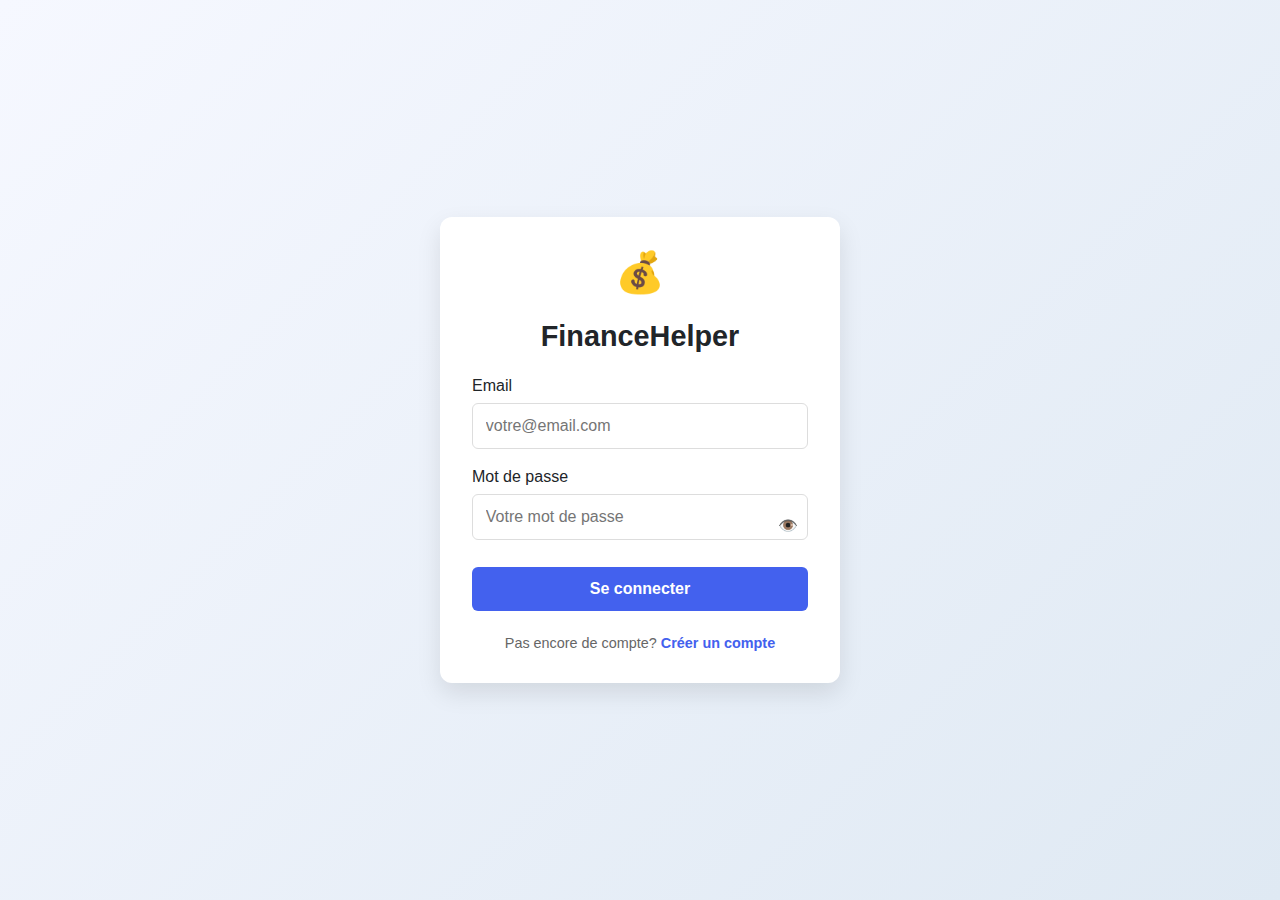
<file: index.html>
<!DOCTYPE html>
<html lang="fr">
<head>
    <meta charset="UTF-8">
    <meta name="viewport" content="width=device-width, initial-scale=1.0">
    <title>FinanceHelper - Connexion</title>
    <style>
        :root {
            --primary: #4361ee;
            --secondary: #3f37c9;
            --accent: #4cc9f0;
            --light: #f8f9fa;
            --dark: #212529;
            --success: #4ade80;
            --danger: #ef4444;
            --warning: #f59e0b;
            --info: #60a5fa;
        }

        * {
            margin: 0;
            padding: 0;
            box-sizing: border-box;
            font-family: 'Segoe UI', Tahoma, Geneva, Verdana, sans-serif;
        }

        body {
            background: linear-gradient(135deg, #f6f8ff 0%, #dfe9f3 100%);
            height: 100vh;
            display: flex;
            align-items: center;
            justify-content: center;
        }

        .login-container {
            background-color: white;
            border-radius: 12px;
            box-shadow: 0 10px 25px rgba(0, 0, 0, 0.1);
            width: 90%;
            max-width: 400px;
            padding: 2rem;
            text-align: center;
            transition: transform 0.3s ease;
        }

        .login-container:hover {
            transform: translateY(-5px);
        }

        .logo {
            margin-bottom: 1.5rem;
            color: var(--primary);
            font-size: 2.5rem;
        }

        h1 {
            color: var(--dark);
            margin-bottom: 1.5rem;
            font-size: 1.8rem;
        }

        .form-group {
            margin-bottom: 1.2rem;
            text-align: left;
        }

        label {
            display: block;
            margin-bottom: 0.5rem;
            color: var(--dark);
            font-weight: 500;
        }

        input {
            width: 100%;
            padding: 0.8rem;
            border: 1px solid #ddd;
            border-radius: 6px;
            font-size: 1rem;
            transition: border 0.3s;
        }

        input:focus {
            border-color: var(--primary);
            outline: none;
            box-shadow: 0 0 0 3px rgba(67, 97, 238, 0.2);
        }

        button {
            background-color: var(--primary);
            color: white;
            border: none;
            border-radius: 6px;
            padding: 0.8rem 1.5rem;
            width: 100%;
            font-size: 1rem;
            font-weight: 600;
            cursor: pointer;
            transition: background-color 0.3s;
            margin-top: 0.5rem;
        }

        button:hover {
            background-color: var(--secondary);
        }

        .password-container {
            position: relative;
        }

        .toggle-password {
            position: absolute;
            right: 10px;
            top: 50%;
            transform: translateY(-50%);
            background: none;
            border: none;
            cursor: pointer;
            color: #777;
            width: auto;
            padding: 0;
        }

        .toggle-password:hover {
            color: var(--primary);
            background: none;
        }

        .status-message {
            margin-top: 1rem;
            padding: 0.5rem;
            border-radius: 4px;
            display: none;
        }

        .error {
            background-color: rgba(239, 68, 68, 0.1);
            color: var(--danger);
            display: block;
        }

        .success {
            background-color: rgba(74, 222, 128, 0.1);
            color: var(--success);
            display: block;
        }

        .switch-form {
            margin-top: 1.5rem;
            color: #666;
            font-size: 0.9rem;
        }

        .switch-form a {
            color: var(--primary);
            text-decoration: none;
            font-weight: 600;
            cursor: pointer;
        }

        .switch-form a:hover {
            text-decoration: underline;
        }

        .password-strength-meter {
            height: 5px;
            width: 100%;
            background-color: #eee;
            margin-top: 5px;
            border-radius: 3px;
            overflow: hidden;
        }

        .password-strength-value {
            height: 100%;
            width: 0%;
            transition: width 0.3s, background-color 0.3s;
        }

        .strength-weak {
            background-color: var(--danger);
            width: 30%;
        }

        .strength-medium {
            background-color: var(--warning);
            width: 60%;
        }

        .strength-strong {
            background-color: var(--success);
            width: 100%;
        }

        .password-feedback {
            font-size: 0.8rem;
            color: #666;
            margin-top: 0.3rem;
        }

        /* Responsive design adjustments */
        @media (max-width: 480px) {
            .login-container {
                padding: 1.5rem;
            }

            h1 {
                font-size: 1.5rem;
            }

            .logo {
                font-size: 2rem;
            }
        }
    </style>
</head>
<body>
    <div class="login-container">
        <div class="logo">💰</div>
        <h1>FinanceHelper</h1>
        
        <div id="login-form">
            <div class="form-group">
                <label for="email">Email</label>
                <input type="email" id="email" placeholder="votre@email.com" required>
            </div>
            
            <div class="form-group">
                <label for="password">Mot de passe</label>
                <div class="password-container">
                    <input type="password" id="password" placeholder="Votre mot de passe" required>
                    <button type="button" class="toggle-password">👁️</button>
                </div>
            </div>
            
            <div class="status-message" id="login-status"></div>
            
            <button type="button" id="login-button">Se connecter</button>
            
            <div class="switch-form">
                Pas encore de compte? <a id="show-register">Créer un compte</a>
            </div>
        </div>
        
        <div id="register-form" style="display: none;">
            <div class="form-group">
                <label for="reg-email">Email</label>
                <input type="email" id="reg-email" placeholder="votre@email.com" required>
            </div>
            
            <div class="form-group">
                <label for="reg-password">Mot de passe</label>
                <div class="password-container">
                    <input type="password" id="reg-password" placeholder="Choisissez un mot de passe fort" required>
                    <button type="button" class="toggle-password">👁️</button>
                </div>
                <div class="password-strength-meter">
                    <div class="password-strength-value" id="password-strength"></div>
                </div>
                <div class="password-feedback" id="password-feedback"></div>
            </div>
            
            <div class="form-group">
                <label for="reg-confirm-password">Confirmer le mot de passe</label>
                <div class="password-container">
                    <input type="password" id="reg-confirm-password" placeholder="Confirmez votre mot de passe" required>
                    <button type="button" class="toggle-password">👁️</button>
                </div>
            </div>
            
            <div class="status-message" id="register-status"></div>
            
            <button type="button" id="register-button">Créer un compte</button>
            
            <div class="switch-form">
                Déjà un compte? <a id="show-login">Se connecter</a>
            </div>
        </div>
    </div>

    <!-- Inclure les scripts JavaScript -->
    <script src="js/storage.js"></script>
    <script src="js/auth.js"></script>
</body>
</html>
</file>
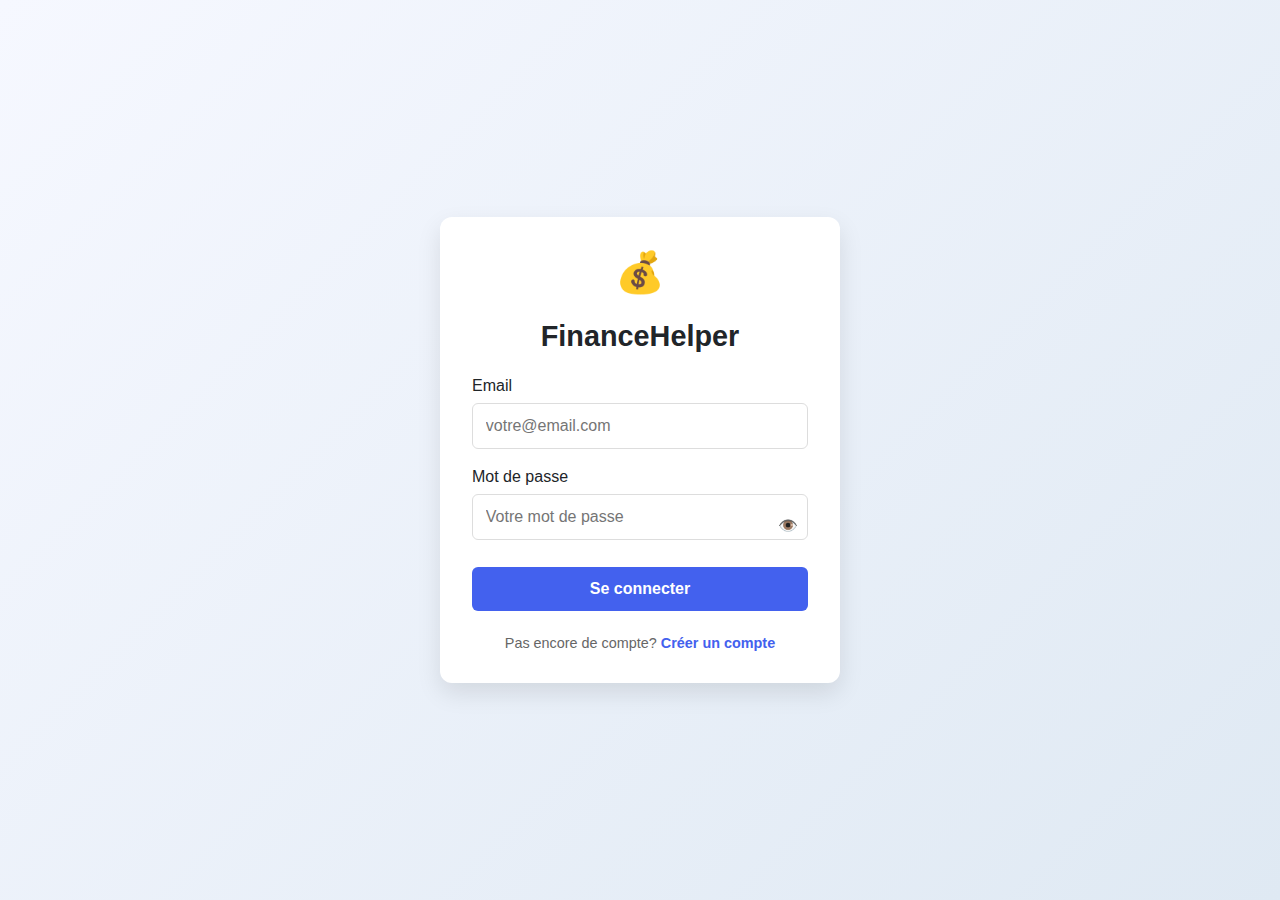
<file: app.html>
<!DOCTYPE html>
<html lang="fr">
<head>
    <meta charset="UTF-8">
    <meta name="viewport" content="width=device-width, initial-scale=1.0">
    <title>FinanceHelper - Dashboard</title>
    <link rel="stylesheet" href="css/styles.css">
    <link rel="stylesheet" href="css/responsive.css">
</head>
<body>
    <header>
        <button class="mobile-menu-toggle">☰</button>
        <div class="logo-container">
            <div class="logo">💰</div>
            <div class="app-name">FinanceHelper</div>
        </div>
        <div class="user-menu">
            <div class="user-email" id="user-email">utilisateur@exemple.com</div>
            <button class="logout-btn" id="logout-btn">Déconnexion</button>
        </div>
    </header>

    <div class="container">
        <aside class="sidebar">
            <div class="nav-section">
                <div class="nav-section-title">Principal</div>
                <div class="nav-item active" data-section="dashboard">
                    <div class="nav-item-icon">📊</div>
                    <div class="nav-item-text">Tableau de bord</div>
                </div>
            </div>

            <div class="nav-section">
                <div class="nav-section-title">Finances</div>
                <div class="nav-item" data-section="income">
                    <div class="nav-item-icon">💰</div>
                    <div class="nav-item-text">Revenus</div>
                </div>
                <div class="nav-item" data-section="subscriptions">
                    <div class="nav-item-icon">📑</div>
                    <div class="nav-item-text">Abonnements</div>
                </div>
                <div class="nav-item" data-section="expenses">
                    <div class="nav-item-icon">🛒</div>
                    <div class="nav-item-text">Dépenses</div>
                </div>
                <div class="nav-item" data-section="savings">
                    <div class="nav-item-icon">🏦</div>
                    <div class="nav-item-text">Épargne</div>
                </div>
                <div class="nav-item" data-section="investments">
                    <div class="nav-item-icon">📈</div>
                    <div class="nav-item-text">Investissements</div>
                </div>
                <div class="nav-item" data-section="debt">
                    <div class="nav-item-icon">🧾</div>
                    <div class="nav-item-text">Dettes</div>
                </div>
                <div class="nav-item" data-section="loaners">
                    <div class="nav-item-icon">🧍‍♂️</div>
                    <div class="nav-item-text">Prêts aux autres</div>
                </div>
            </div>
        </aside>

        <main class="main-content">
            <!-- Dashboard Section -->
            <section id="dashboard" class="active">
                <h1 class="page-title">Tableau de bord</h1>

                <div class="dashboard-summary">
                    <div class="summary-card">
                        <div class="card-header">
                            <div class="card-title">Revenus mensuels</div>
                            <div class="card-icon income-icon">💰</div>
                        </div>
                        <div class="card-value" id="income-value">0 €</div>
                        <div class="card-subtitle">Salaire et autres revenus</div>
                    </div>

                    <div class="summary-card">
                        <div class="card-header">
                            <div class="card-title">Dépenses mensuelles</div>
                            <div class="card-icon expenses-icon">🛒</div>
                        </div>
                        <div class="card-value" id="expenses-value">0 €</div>
                        <div class="card-subtitle">Abonnements et dépenses quotidiennes</div>
                    </div>

                    <div class="summary-card">
                        <div class="card-header">
                            <div class="card-title">Épargne actuelle</div>
                            <div class="card-icon savings-icon">🏦</div>
                        </div>
                        <div class="card-value" id="savings-value">0 €</div>
                        <div class="card-subtitle">Progression vers vos objectifs</div>
                    </div>

                    <div class="summary-card">
                        <div class="card-header">
                            <div class="card-title">Investissements</div>
                            <div class="card-icon investments-icon">📈</div>
                        </div>
                        <div class="card-value" id="investments-value">0 €</div>
                        <div class="card-subtitle">Capital investi</div>
                    </div>
                </div>

                <div class="summary-card">
                    <div class="card-header">
                        <div class="card-title">Solde disponible ce mois-ci</div>
                    </div>
                    <div class="card-value" id="balance-value">0 €</div>
                    <div class="card-subtitle">après abonnements et dépenses planifiées</div>
                </div>

                <!-- Nouvelles cartes pour les recommandations -->
                <div class="summary-card" id="daily-budget-card" style="margin-top: 1rem;">
                    <div class="card-header">
                        <div class="card-title">Budget quotidien recommandé</div>
                    </div>
                    <div class="card-value" id="daily-budget-value">0 €</div>
                    <div class="card-subtitle">pour les <span id="remaining-days">0</span> jours restants du mois</div>
                </div>

                <div class="summary-card" id="savings-recommendations" style="margin-top: 1rem;">
                    <div class="card-header">
                        <div class="card-title">Recommandations d'épargne</div>
                    </div>
                    <div id="savings-recommendations-content">
                        <div class="card-subtitle">Ajoutez des objectifs d'épargne pour voir des recommandations</div>
                    </div>
                </div>

                <div class="summary-card" id="investment-recommendation" style="margin-top: 1rem;">
                    <div class="card-header">
                        <div class="card-title">Investissement recommandé</div>
                    </div>
                    <div class="card-value" id="investment-recommendation-value">0 €</div>
                    <div class="card-subtitle">montant suggéré pour ce mois</div>
                </div>

                <div class="summary-card" id="debt-priorities" style="margin-top: 1rem;">
                    <div class="card-header">
                        <div class="card-title">Recommandations de remboursement</div>
                    </div>
                    <div id="debt-priorities-content">
                        <div class="card-subtitle">Ajoutez des dettes pour voir des recommandations</div>
                    </div>
                </div>

                <div class="summary-card" id="loaners-summary" style="margin-top: 1rem;">
                    <div class="card-header">
                        <div class="card-title">Total des prêts aux autres</div>
                    </div>
                    <div class="card-value" id="loaners-total-dashboard">0 €</div>
                    <div class="card-subtitle">montant total prêté à d'autres personnes</div>
                </div>
            </section>

            <!-- Income Section -->
            <section id="income">
                <div class="section-header">
                    <h2 class="section-title">Gestion des revenus</h2>
                    <button class="action-button" id="add-income-btn">+ Ajouter un revenu</button>
                </div>

                <div class="summary-card">
                    <div class="card-header">
                        <div class="card-title">Salaire mensuel</div>
                    </div>
                    <div class="card-value" id="salary-value">0 €</div>
                    <button class="action-button" id="edit-salary-btn" style="margin-top: 1rem;">Modifier</button>
                </div>

                <div class="section-header" style="margin-top: 2rem;">
                    <h3 class="section-title">Autres revenus</h3>
                </div>

                <table class="data-table" id="other-income-table">
                    <thead>
                        <tr>
                            <th>Description</th>
                            <th>Montant</th>
                            <th>Date</th>
                            <th>Actions</th>
                        </tr>
                    </thead>
                    <tbody id="other-income-body">
                        <!-- Other income items will be inserted here -->
                    </tbody>
                </table>
            </section>

            <!-- Subscriptions Section -->
            <section id="subscriptions">
                <div class="section-header">
                    <h2 class="section-title">Gestion des abonnements</h2>
                    <button class="action-button" id="add-subscription-btn">+ Ajouter un abonnement</button>
                </div>

                <table class="data-table" id="subscriptions-table">
                    <thead>
                        <tr>
                            <th>Service</th>
                            <th>Montant</th>
                            <th>Fréquence</th>
                            <th>Date de prélèvement</th>
                            <th>Actions</th>
                        </tr>
                    </thead>
                    <tbody id="subscriptions-body">
                        <!-- Subscription items will be inserted here -->
                    </tbody>
                </table>

                <div class="summary-card" style="margin-top: 2rem;">
                    <div class="card-header">
                        <div class="card-title">Total des abonnements mensuels</div>
                    </div>
                    <div class="card-value" id="subscriptions-total">0 €</div>
                </div>
            </section>

            <!-- Expenses Section -->
            <section id="expenses">
                <div class="section-header">
                    <h2 class="section-title">Dépenses quotidiennes</h2>
                    <button class="action-button" id="add-expense-btn">+ Ajouter une dépense</button>
                </div>

                <div class="summary-card" style="margin-bottom: 1.5rem;">
                    <div class="card-header">
                        <div class="card-title">Budget quotidien recommandé</div>
                    </div>
                    <div class="card-value" id="daily-budget-expenses">0 €</div>
                    <div class="card-subtitle">pour les <span id="remaining-days-expenses">0</span> jours restants du mois</div>
                </div>

                <table class="data-table" id="expenses-table">
                    <thead>
                        <tr>
                            <th>Description</th>
                            <th>Montant</th>
                            <th>Catégorie</th>
                            <th>Date</th>
                            <th>Actions</th>
                        </tr>
                    </thead>
                    <tbody id="expenses-body">
                        <!-- Expense items will be inserted here -->
                    </tbody>
                </table>

                <div class="summary-card" style="margin-top: 2rem;">
                    <div class="card-header">
                        <div class="card-title">Total des dépenses ce mois-ci</div>
                    </div>
                    <div class="card-value" id="expenses-total">0 €</div>
                </div>
            </section>

            <!-- Savings Section -->
            <section id="savings">
                <div class="section-header">
                    <h2 class="section-title">Gestion de l'épargne</h2>
                </div>

                <div class="summary-card">
                    <div class="card-header">
                        <div class="card-title">Épargne actuelle</div>
                    </div>
                    <div class="card-value" id="current-savings">0 €</div>
                    <button class="action-button" id="edit-savings-btn" style="margin-top: 1rem;">Modifier</button>
                </div>

                <div class="section-header" style="margin-top: 2rem;">
                    <h3 class="section-title">Objectifs d'épargne</h3>
                    <button class="action-button" id="add-goal-btn">+ Ajouter un objectif</button>
                </div>

                <div id="savings-goals">
                    <!-- Savings goals will be inserted here -->
                </div>
            </section>

            <!-- Investments Section -->
            <section id="investments">
                <div class="section-header">
                    <h2 class="section-title">Gestion des investissements</h2>
                </div>

                <div class="summary-card">
                    <div class="card-header">
                        <div class="card-title">Capital actuellement investi</div>
                    </div>
                    <div class="card-value" id="current-investments">0 €</div>
                    <button class="action-button" id="edit-investments-btn" style="margin-top: 1rem;">Modifier</button>
                </div>

                <div class="summary-card" style="margin-top: 2rem;">
                    <div class="card-header">
                        <div class="card-title">Capacité d'investissement mensuelle</div>
                    </div>
                    <div class="card-value" id="monthly-investment-capacity">0 €</div>
                    <div class="card-subtitle">Calculé automatiquement après épargne et dépenses</div>
                </div>
            </section>

            <!-- Debt Section -->
            <section id="debt">
                <div class="section-header">
                    <h2 class="section-title">Gestion des dettes</h2>
                    <button class="action-button" id="add-debt-btn">+ Ajouter une dette</button>
                </div>

                <table class="data-table" id="debt-table">
                    <thead>
                        <tr>
                            <th>Description</th>
                            <th>Montant initial</th>
                            <th>Montant restant</th>
                            <th>Taux d'intérêt</th>
                            <th>Paiement mensuel</th>
                            <th>Priorité</th>
                            <th>Actions</th>
                        </tr>
                    </thead>
                    <tbody id="debt-body">
                        <!-- Debt items will be inserted here -->
                    </tbody>
                </table>

                <div class="summary-card" style="margin-top: 2rem;">
                    <div class="card-header">
                        <div class="card-title">Total des dettes</div>
                    </div>
                    <div class="card-value" id="debt-total">0 €</div>
                </div>
            </section>

            <!-- Loaners Section -->
            <section id="loaners">
                <div class="section-header">
                    <h2 class="section-title">Personnes qui vous doivent de l'argent</h2>
                    <button class="action-button" id="add-loaner-btn">+ Ajouter un prêt</button>
                </div>

                <table class="data-table" id="loaners-table">
                    <thead>
                        <tr>
                            <th>Personne</th>
                            <th>Montant</th>
                            <th>Date</th>
                            <th>Description</th>
                            <th>Actions</th>
                        </tr>
                    </thead>
                    <tbody id="loaners-body">
                        <!-- Loaner items will be inserted here -->
                    </tbody>
                </table>

                <div class="summary-card" style="margin-top: 2rem;">
                    <div class="card-header">
                        <div class="card-title">Total des prêts en cours</div>
                    </div>
                    <div class="card-value" id="loaners-total">0 €</div>
                </div>
            </section>
        </main>
    </div>

    <!-- Modals -->
    <!-- Add Income Modal -->
    <div class="modal-backdrop" id="income-modal">
        <div class="modal">
            <div class="modal-header">
                <h3 class="modal-title" id="income-modal-title">Ajouter un revenu</h3>
                <button class="close-modal" id="close-income-modal">&times;</button>
            </div>
            <form id="income-form">
                <div class="form-group">
                    <label for="income-description">Description</label>
                    <input type="text" id="income-description" required>
                </div>
                <div class="form-group">
                    <label for="income-amount">Montant (€)</label>
                    <input type="number" id="income-amount" min="0" step="0.01" required>
                </div>
                <div class="form-group">
                    <label for="income-date">Date</label>
                    <input type="date" id="income-date" required>
                </div>
                <div class="modal-actions">
                    <button type="button" class="cancel-button" id="cancel-income">Annuler</button>
                    <button type="submit" class="action-button">Enregistrer</button>
                </div>
            </form>
        </div>
    </div>

    <!-- Edit Salary Modal -->
    <div class="modal-backdrop" id="salary-modal">
        <div class="modal">
            <div class="modal-header">
                <h3 class="modal-title">Modifier votre salaire</h3>
                <button class="close-modal" id="close-salary-modal">&times;</button>
            </div>
            <form id="salary-form">
                <div class="form-group">
                    <label for="salary-amount">Salaire mensuel (€)</label>
                    <input type="number" id="salary-amount" min="0" step="0.01" required>
                </div>
                <div class="modal-actions">
                    <button type="button" class="cancel-button" id="cancel-salary">Annuler</button>
                    <button type="submit" class="action-button">Enregistrer</button>
                </div>
            </form>
        </div>
    </div>

    <!-- Add Subscription Modal -->
    <div class="modal-backdrop" id="subscription-modal">
        <div class="modal">
            <div class="modal-header">
                <h3 class="modal-title" id="subscription-modal-title">Ajouter un abonnement</h3>
                <button class="close-modal" id="close-subscription-modal">&times;</button>
            </div>
            <form id="subscription-form">
                <div class="form-group">
                    <label for="subscription-service">Service</label>
                    <input type="text" id="subscription-service" required>
                </div>
                <div class="form-group">
                    <label for="subscription-amount">Montant (€)</label>
                    <input type="number" id="subscription-amount" min="0" step="0.01" required>
                </div>
                <div class="form-group">
                    <label for="subscription-frequency">Fréquence</label>
                    <select id="subscription-frequency" required>
                        <option value="monthly">Mensuel</option>
                        <option value="quarterly">Trimestriel</option>
                        <option value="yearly">Annuel</option>
                    </select>
                </div>
                <div class="form-group">
                    <label for="subscription-date">Date de prélèvement</label>
                    <input type="date" id="subscription-date" required>
                </div>
                <div class="modal-actions">
                    <button type="button" class="cancel-button" id="cancel-subscription">Annuler</button>
                    <button type="submit" class="action-button">Enregistrer</button>
                </div>
            </form>
        </div>
    </div>

    <!-- Add Expense Modal -->
    <div class="modal-backdrop" id="expense-modal">
        <div class="modal">
            <div class="modal-header">
                <h3 class="modal-title" id="expense-modal-title">Ajouter une dépense</h3>
                <button class="close-modal" id="close-expense-modal">&times;</button>
            </div>
            <form id="expense-form">
                <div class="form-group">
                    <label for="expense-description">Description</label>
                    <input type="text" id="expense-description" required>
                </div>
                <div class="form-group">
                    <label for="expense-amount">Montant (€)</label>
                    <input type="number" id="expense-amount" min="0" step="0.01" required>
                </div>
                <div class="form-group">
                    <label for="expense-category">Catégorie</label>
                    <select id="expense-category" required>
                        <option value="food">Alimentation</option>
                        <option value="transport">Transport</option>
                        <option value="leisure">Loisirs</option>
                        <option value="shopping">Shopping</option>
                        <option value="health">Santé</option>
                        <option value="other">Autre</option>
                    </select>
                </div>
                <div class="form-group">
                    <label for="expense-date">Date</label>
                    <input type="date" id="expense-date" required>
                </div>
                <div class="modal-actions">
                    <button type="button" class="cancel-button" id="cancel-expense">Annuler</button>
                    <button type="submit" class="action-button">Enregistrer</button>
                </div>
            </form>
        </div>
    </div>

    <!-- Edit Savings Modal -->
    <div class="modal-backdrop" id="savings-modal">
        <div class="modal">
            <div class="modal-header">
                <h3 class="modal-title">Modifier votre épargne</h3>
                <button class="close-modal" id="close-savings-modal">&times;</button>
            </div>
            <form id="savings-form">
                <div class="form-group">
                    <label for="savings-amount">Épargne actuelle (€)</label>
                    <input type="number" id="savings-amount" min="0" step="0.01" required>
                </div>
                <div class="modal-actions">
                    <button type="button" class="cancel-button" id="cancel-savings">Annuler</button>
                    <button type="submit" class="action-button">Enregistrer</button>
                </div>
            </form>
        </div>
    </div>

    <!-- Add Savings Goal Modal -->
    <div class="modal-backdrop" id="goal-modal">
        <div class="modal">
            <div class="modal-header">
                <h3 class="modal-title" id="goal-modal-title">Ajouter un objectif d'épargne</h3>
                <button class="close-modal" id="close-goal-modal">&times;</button>
            </div>
            <form id="goal-form">
                <div class="form-group">
                    <label for="goal-description">Description</label>
                    <input type="text" id="goal-description" required>
                </div>
                <div class="form-group">
                    <label for="goal-amount">Montant cible (€)</label>
                    <input type="number" id="goal-amount" min="0" step="0.01" required>
                </div>
                <div class="form-group">
                    <label for="goal-date">Date cible</label>
                    <input type="date" id="goal-date" required>
                </div>
                <div class="form-group">
                    <label for="goal-priority">Priorité</label>
                    <select id="goal-priority" required>
                        <option value="low">Faible</option>
                        <option value="medium" selected>Moyenne</option>
                        <option value="high">Haute</option>
                        <option value="critical">Critique</option>
                    </select>
                </div>
                <div class="modal-actions">
                    <button type="button" class="cancel-button" id="cancel-goal">Annuler</button>
                    <button type="submit" class="action-button">Enregistrer</button>
                </div>
            </form>
        </div>
    </div>

    <!-- Edit Investments Modal -->
    <div class="modal-backdrop" id="investments-modal">
        <div class="modal">
            <div class="modal-header">
                <h3 class="modal-title">Modifier vos investissements</h3>
                <button class="close-modal" id="close-investments-modal">&times;</button>
            </div>
            <form id="investments-form">
                <div class="form-group">
                    <label for="investments-amount">Capital investi (€)</label>
                    <input type="number" id="investments-amount" min="0" step="0.01" required>
                </div>
                <div class="modal-actions">
                    <button type="button" class="cancel-button" id="cancel-investments">Annuler</button>
                    <button type="submit" class="action-button">Enregistrer</button>
                </div>
            </form>
        </div>
    </div>

    <!-- Add Debt Modal -->
    <div class="modal-backdrop" id="debt-modal">
        <div class="modal">
            <div class="modal-header">
                <h3 class="modal-title" id="debt-modal-title">Ajouter une dette</h3>
                <button class="close-modal" id="close-debt-modal">&times;</button>
            </div>
            <form id="debt-form">
                <div class="form-group">
                    <label for="debt-description">Description</label>
                    <input type="text" id="debt-description" required>
                </div>
                <div class="form-group">
                    <label for="debt-initial">Montant initial (€)</label>
                    <input type="number" id="debt-initial" min="0" step="0.01" required>
                </div>
                <div class="form-group">
                    <label for="debt-remaining">Montant restant (€)</label>
                    <input type="number" id="debt-remaining" min="0" step="0.01" required>
                </div>
                <div class="form-group">
                    <label for="debt-rate">Taux d'intérêt (%)</label>
                    <input type="number" id="debt-rate" min="0" step="0.01" required>
                </div>
                <div class="form-group">
                    <label for="debt-payment">Paiement mensuel (€)</label>
                    <input type="number" id="debt-payment" min="0" step="0.01" required>
                </div>
                <div class="form-group">
                    <label for="debt-priority">Priorité de remboursement</label>
                    <select id="debt-priority" required>
                        <option value="low">Faible</option>
                        <option value="medium" selected>Moyenne</option>
                        <option value="high">Haute</option>
                        <option value="critical">Urgente</option>
                    </select>
                </div>
                <div class="modal-actions">
                    <button type="button" class="cancel-button" id="cancel-debt">Annuler</button>
                    <button type="submit" class="action-button">Enregistrer</button>
                </div>
            </form>
        </div>
    </div>

    <!-- Add Loaner Modal -->
    <div class="modal-backdrop" id="loaner-modal">
        <div class="modal">
            <div class="modal-header">
                <h3 class="modal-title" id="loaner-modal-title">Ajouter un prêt</h3>
                <button class="close-modal" id="close-loaner-modal">&times;</button>
            </div>
            <form id="loaner-form">
                <div class="form-group">
                    <label for="loaner-person">Personne</label>
                    <input type="text" id="loaner-person" required>
                </div>
                <div class="form-group">
                    <label for="loaner-amount">Montant (€)</label>
                    <input type="number" id="loaner-amount" min="0" step="0.01" required>
                </div>
                <div class="form-group">
                    <label for="loaner-date">Date</label>
                    <input type="date" id="loaner-date" required>
                </div>
                <div class="form-group">
                    <label for="loaner-description">Description</label>
                    <input type="text" id="loaner-description" required>
                </div>
                <div class="modal-actions">
                    <button type="button" class="cancel-button" id="cancel-loaner">Annuler</button>
                    <button type="submit" class="action-button">Enregistrer</button>
                </div>
            </form>
        </div>
    </div>

    <!-- Script pour corriger l'affichage après connexion et la navigation -->
    <script>
    document.addEventListener('DOMContentLoaded', function() {
        // Vérifier si un utilisateur est connecté
        const currentUser = sessionStorage.getItem('currentUser');
        
        if (!currentUser) {
            // Rediriger vers la page de connexion si aucun utilisateur n'est connecté
            window.location.href = 'index.html';
            return;
        }
        
        // Afficher l'email de l'utilisateur dans l'interface
        const userEmailElement = document.getElementById('user-email');
        if (userEmailElement) {
            userEmailElement.textContent = currentUser;
        }
        
        // Activer la navigation par défaut sur le tableau de bord
        const dashboardNavItem = document.querySelector('.nav-item[data-section="dashboard"]');
        if (dashboardNavItem) {
            // Assurer que la section du tableau de bord est visible
            const dashboardSection = document.getElementById('dashboard');
            if (dashboardSection) {
                // Enlever la classe active de toutes les sections
                document.querySelectorAll('section').forEach(section => {
                    section.classList.remove('active');
                });
                
                // Ajouter la classe active à la section du tableau de bord
                dashboardSection.classList.add('active');
                
                // Ajouter la classe active à l'élément de navigation du tableau de bord
                dashboardNavItem.classList.add('active');
            }
        }
        
        // NOUVEAU CODE: Initialiser la navigation entre les sections
        document.querySelectorAll('.nav-item').forEach(item => {
            item.addEventListener('click', function() {
                // Enlever la classe active de tous les éléments de navigation et sections
                document.querySelectorAll('.nav-item').forEach(navItem => {
                    navItem.classList.remove('active');
                });
                document.querySelectorAll('section').forEach(section => {
                    section.classList.remove('active');
                });
                
                // Ajouter la classe active à l'élément cliqué et à la section correspondante
                this.classList.add('active');
                const sectionId = this.getAttribute('data-section');
                const section = document.getElementById(sectionId);
                if (section) {
                    section.classList.add('active');
                }
                
                // Fermer le menu mobile s'il est ouvert (pour les petits écrans)
                if (window.innerWidth <= 768) {
                    const sidebar = document.querySelector('.sidebar');
                    if (sidebar) {
                        sidebar.classList.remove('active');
                    }
                }
            });
        });
        
        // Gérer le bouton de déconnexion
        const logoutBtn = document.getElementById('logout-btn');
        if (logoutBtn) {
            logoutBtn.addEventListener('click', function() {
                sessionStorage.removeItem('currentUser');
                window.location.href = 'index.html';
            });
        }
        
        // Gérer le menu mobile
        const mobileMenuToggle = document.querySelector('.mobile-menu-toggle');
        if (mobileMenuToggle) {
            mobileMenuToggle.addEventListener('click', function() {
                const sidebar = document.querySelector('.sidebar');
                if (sidebar) {
                    sidebar.classList.toggle('active');
                }
            });
        }
    });
    </script>

    <!-- Scripts -->
    <script src="js/storage.js"></script>
    <script src="js/auth.js"></script>
    <script src="js/dashboard.js"></script>
    <script src="js/income.js"></script>
    <script src="js/subscriptions.js"></script>
    <script src="js/expenses.js"></script>
    <script src="js/savings.js"></script>
    <script src="js/investments.js"></script>
    <script src="js/debt.js"></script>
    <script src="js/loaners.js"></script>

    <!-- Script de gestion financière avancée -->
    <script>
    document.addEventListener('DOMContentLoaded', function() {
        console.log("Script de gestion financière avancée chargé");
        
        // Fonction pour obtenir les données financières de l'utilisateur actuel
        function getFinanceData() {
            const currentUser = sessionStorage.getItem('currentUser');
            if (!currentUser) return null;
            
            const users = JSON.parse(localStorage.getItem('financeUsers') || '{}');
            if (!users[currentUser] || !users[currentUser].financeData) {
                users[currentUser] = users[currentUser] || {};
                users[currentUser].financeData = {
                    income: { salary: 0, otherIncome: [] },
                    subscriptions: [],
                    expenses: [],
                    savings: { current: 0, goals: [] },
                    investments: { monthly: 0, current: 0 },
                    debt: [],
                    loaners: []
                };
                localStorage.setItem('financeUsers', JSON.stringify(users));
            }
            
            return users[currentUser].financeData;
        }
        
        // Fonction pour sauvegarder les données financières
        function saveFinanceData(data) {
            const currentUser = sessionStorage.getItem('currentUser');
            if (!currentUser) return false;
            
            const users = JSON.parse(localStorage.getItem('financeUsers') || '{}');
            users[currentUser] = users[currentUser] || {};
            users[currentUser].financeData = data;
            
            localStorage.setItem('financeUsers', JSON.stringify(users));
            return true;
        }
        
        // Formater un montant en devise
        function formatMoney(amount) {
            return new Intl.NumberFormat('fr-FR', {
                style: 'currency',
                currency: 'EUR'
            }).format(amount || 0);
        }
        
        // Calculer le solde mensuel disponible
        function calculateMonthlyBalance() {
            const data = getFinanceData();
            if (!data) return 0;
            
            // Revenus
            const income = data.income?.salary || 0;
            const otherIncome = data.income?.otherIncome?.reduce((total, item) => 
                total + (parseFloat(item.amount) || 0), 0) || 0;
            const totalIncome = income + otherIncome;
            
            // Dépenses fixes (abonnements)
            const subscriptionExpenses = data.subscriptions?.reduce((total, sub) => {
                const amount = parseFloat(sub.amount) || 0;
                if (sub.frequency === 'monthly') return total + amount;
                else if (sub.frequency === 'quarterly') return total + (amount / 3);
                else if (sub.frequency === 'yearly') return total + (amount / 12);
                return total;
            }, 0) || 0;
            
            // Dépenses du mois
            const currentMonth = new Date().getMonth();
            const currentYear = new Date().getFullYear();
            const monthlyExpenses = data.expenses?.reduce((total, exp) => {
                if (!exp.date) return total;
                const expDate = new Date(exp.date);
                if (expDate.getMonth() === currentMonth && expDate.getFullYear() === currentYear) {
                    return total + (parseFloat(exp.amount) || 0);
                }
                return total;
            }, 0) || 0;
            
            // Total des dépenses
            const totalExpenses = subscriptionExpenses + monthlyExpenses;
            
            // Solde disponible
            return totalIncome - totalExpenses;
        }
        
        // Obtenir le nombre de jours restants dans le mois
        function getRemainingDays() {
            const today = new Date();
            const lastDay = new Date(today.getFullYear(), today.getMonth() + 1, 0);
            return lastDay.getDate() - today.getDate() + 1;
        }
        
        // Calculer le budget quotidien recommandé
        function calculateDailyBudget() {
            const monthlyBalance = calculateMonthlyBalance();
            const remainingDays = getRemainingDays();
            return monthlyBalance / remainingDays;
        }
        
        // Calculer les recommandations d'épargne
        function calculateSavingsRecommendations() {
            const data = getFinanceData();
            if (!data || !data.savings || !data.savings.goals || data.savings.goals.length === 0) {
                return [];
            }
            
            const monthlyBalance = calculateMonthlyBalance();
            
            // Garder une réserve pour dépenses imprévues (20% du solde)
            const emergencyBuffer = monthlyBalance * 0.2;
            
            // Montant disponible pour l'épargne
            const availableForSavings = monthlyBalance - emergencyBuffer;
            
            if (availableForSavings <= 0) {
                return [];
            }
            
            // Convertir les priorités en poids
            const priorityWeights = {
                'low': 1,
                'medium': 2,
                'high': 3,
                'critical': 5
            };
            
            // Calculer le poids total des priorités
            let totalWeight = 0;
            data.savings.goals.forEach(goal => {
                const priority = goal.priority || 'medium';
                totalWeight += priorityWeights[priority] || 2;
            });
            
            // Répartir le montant disponible selon les priorités
            const recommendations = [];
            
            data.savings.goals.forEach(goal => {
                if (!goal.targetDate) return;
                
                const targetDate = new Date(goal.targetDate);
                const today = new Date();
                const monthsRemaining = (targetDate.getFullYear() - today.getFullYear()) * 12 + 
                                      (targetDate.getMonth() - today.getMonth());
                
                if (monthsRemaining <= 0) return;
                
                const priority = goal.priority || 'medium';
                const weight = priorityWeights[priority] || 2;
                const shareOfSavings = (weight / totalWeight) * availableForSavings;
                
                // Calculer le montant mensuel idéal pour atteindre l'objectif
                const idealMonthly = (parseFloat(goal.targetAmount) || 0) / monthsRemaining;
                
                // Prendre le minimum entre le montant idéal et la part disponible
                const recommendedAmount = Math.min(idealMonthly, shareOfSavings);
                
                recommendations.push({
                    id: goal.id,
                    description: goal.description,
                    targetAmount: goal.targetAmount,
                    targetDate: goal.targetDate,
                    priority: priority,
                    recommendedAmount: recommendedAmount,
                    monthsRemaining: monthsRemaining
                });
            });
            
            return recommendations;
        }
        
        // Calculer la capacité d'investissement
        function calculateInvestmentCapacity() {
            const data = getFinanceData();
            if (!data) return 0;
            
            const monthlyBalance = calculateMonthlyBalance();
            
            // Réserve d'urgence (20% du solde)
            const emergencyBuffer = monthlyBalance * 0.2;
            
            // Objectifs d'épargne
            const savingsRecommendations = calculateSavingsRecommendations();
            const totalSavingsRecommended = savingsRecommendations.reduce((total, rec) => 
                total + rec.recommendedAmount, 0);
            
            // Paiements mensuels des dettes
            const debtPayments = data.debt?.reduce((total, debt) => 
                total + (parseFloat(debt.monthlyPayment) || 0), 0) || 0;
            
            // Capacité d'investissement
            return Math.max(0, monthlyBalance - emergencyBuffer - totalSavingsRecommended - debtPayments);
        }
        
        // Calculer les priorités de remboursement de dettes
        function calculateDebtPriorities() {
            const data = getFinanceData();
            if (!data || !data.debt || data.debt.length === 0) {
                return [];
            }
            
            const monthlyBalance = calculateMonthlyBalance();
            
            // Réserve d'urgence (15% du solde)
            const emergencyBuffer = monthlyBalance * 0.15;
            
            // Montant disponible pour les dettes après épargne
            const savingsRecommendations = calculateSavingsRecommendations();
            const totalSavingsRecommended = savingsRecommendations.reduce((total, rec) => 
                total + rec.recommendedAmount, 0);
            
            const availableForDebts = Math.max(0, monthlyBalance - emergencyBuffer - totalSavingsRecommended);
            
            // Si rien n'est disponible, utiliser les montants minimums
            if (availableForDebts <= 0) {
                return data.debt.map(debt => ({
                    id: debt.id,
                    description: debt.description,
                    remainingAmount: debt.remainingAmount,
                    monthlyPayment: debt.monthlyPayment,
                    priority: debt.priority || 'medium',
                    recommendedPayment: parseFloat(debt.monthlyPayment) || 0
                }));
            }
            
            // Convertir les priorités en poids
            const priorityWeights = {
                'low': 1,
                'medium': 2,
                'high': 4,
                'critical': 8
            };
            
            // Trier les dettes par priorité et taux d'intérêt
            const sortedDebts = [...data.debt].sort((a, b) => {
                const priorityA = priorityWeights[a.priority || 'medium'] || 2;
                const priorityB = priorityWeights[b.priority || 'medium'] || 2;
                
                if (priorityA !== priorityB) {
                    return priorityB - priorityA; // Priorité plus élevée d'abord
                }
                
                // Même priorité, trier par taux d'intérêt
                return (parseFloat(b.interestRate) || 0) - (parseFloat(a.interestRate) || 0);
            });
            
            // Répartir le montant disponible, commencer par les dettes prioritaires
            let remainingForDebts = availableForDebts;
            const recommendations = [];
            
            sortedDebts.forEach(debt => {
                const minPayment = parseFloat(debt.monthlyPayment) || 0;
                let recommendedPayment = minPayment;
                
                // Si haute priorité ou taux d'intérêt élevé, allouer plus si possible
                if ((debt.priority === 'high' || debt.priority === 'critical' || 
                    (parseFloat(debt.interestRate) || 0) > 10) && remainingForDebts > minPayment) {
                    
                    // Essayer d'augmenter le paiement de 50% à 100% selon la priorité
                    const multiplier = debt.priority === 'critical' ? 2 : 1.5;
                    const desiredPayment = minPayment * multiplier;
                    
                    // Limiter au montant restant disponible
                    recommendedPayment = Math.min(desiredPayment, remainingForDebts);
                }
                
                remainingForDebts -= recommendedPayment;
                
                recommendations.push({
                    id: debt.id,
                    description: debt.description,
                    remainingAmount: debt.remainingAmount,
                    monthlyPayment: debt.monthlyPayment,
                    priority: debt.priority || 'medium',
                    recommendedPayment: recommendedPayment
                });
            });
            
            return recommendations;
        }
        
        // Calculer le total des prêts aux autres
        function calculateTotalLoans() {
            const data = getFinanceData();
            if (!data || !data.loaners) return 0;
            
            return data.loaners.reduce((total, loaner) => 
                total + (parseFloat(loaner.amount) || 0), 0);
        }
        
        // Mettre à jour le tableau de bord
        function updateDashboard() {
            const data = getFinanceData();
            if (!data) return;
            
            // Mettre à jour les valeurs de base
            // Revenus
            const income = data.income?.salary || 0;
            const otherIncome = data.income?.otherIncome?.reduce((total, item) => 
                total + (parseFloat(item.amount) || 0), 0) || 0;
            const totalIncome = income + otherIncome;
            
            document.getElementById('income-value').textContent = formatMoney(totalIncome);
            
            // Dépenses
            const subscriptionExpenses = data.subscriptions?.reduce((total, sub) => {
                const amount = parseFloat(sub.amount) || 0;
                if (sub.frequency === 'monthly') return total + amount;
                else if (sub.frequency === 'quarterly') return total + (amount / 3);
                else if (sub.frequency === 'yearly') return total + (amount / 12);
                return total;
            }, 0) || 0;
            
            const currentMonth = new Date().getMonth();
            const currentYear = new Date().getFullYear();
            const monthlyExpenses = data.expenses?.reduce((total, exp) => {
                if (!exp.date) return total;
                const expDate = new Date(exp.date);
                if (expDate.getMonth() === currentMonth && expDate.getFullYear() === currentYear) {
                    return total + (parseFloat(exp.amount) || 0);
                }
                return total;
            }, 0) || 0;
            
            const totalExpenses = subscriptionExpenses + monthlyExpenses;
            document.getElementById('expenses-value').textContent = formatMoney(totalExpenses);
            
            // Épargne
            document.getElementById('savings-value').textContent = formatMoney(data.savings?.current || 0);
            
            // Investissements
            document.getElementById('investments-value').textContent = formatMoney(data.investments?.current || 0);
            
            // Solde disponible
            const monthlyBalance = calculateMonthlyBalance();
            document.getElementById('balance-value').textContent = formatMoney(monthlyBalance);
            
            // Budget quotidien
            const dailyBudget = calculateDailyBudget();
            const remainingDays = getRemainingDays();
            
            document.getElementById('daily-budget-value').textContent = formatMoney(dailyBudget);
            document.getElementById('remaining-days').textContent = remainingDays;
            
            // Aussi mettre à jour le budget quotidien sur la page des dépenses
            document.getElementById('daily-budget-expenses').textContent = formatMoney(dailyBudget);
            document.getElementById('remaining-days-expenses').textContent = remainingDays;
            
            // Recommandations d'épargne
            const savingsRecommendations = calculateSavingsRecommendations();
            const savingsRecContent = document.getElementById('savings-recommendations-content');
            
            if (savingsRecommendations.length === 0) {
                savingsRecContent.innerHTML = '<div class="card-subtitle">Ajoutez des objectifs d\'épargne pour voir des recommandations</div>';
            } else {
                savingsRecContent.innerHTML = '';
                savingsRecommendations.forEach(rec => {
                    const recItem = document.createElement('div');
                    recItem.className = 'recommendation-item';
                    recItem.style.marginBottom = '0.8rem';
                    
                    recItem.innerHTML = `
                        <div><strong>${rec.description}</strong> (${rec.priority})</div>
                        <div>Recommandation: <span style="font-weight: bold; color: var(--success);">${formatMoney(rec.recommendedAmount)}/mois</span></div>
                        <div>Objectif: ${formatMoney(rec.targetAmount)} d'ici ${rec.monthsRemaining} mois</div>
                    `;
                    
                    savingsRecContent.appendChild(recItem);
                });
            }
            
            // Capacité d'investissement
            const investmentCapacity = calculateInvestmentCapacity();
            document.getElementById('investment-recommendation-value').textContent = formatMoney(investmentCapacity);
            document.getElementById('monthly-investment-capacity').textContent = formatMoney(investmentCapacity);
            
            // Recommandations de remboursement de dettes
            const debtPriorities = calculateDebtPriorities();
            const debtPrioritiesContent = document.getElementById('debt-priorities-content');
            
            if (debtPriorities.length === 0) {
                debtPrioritiesContent.innerHTML = '<div class="card-subtitle">Ajoutez des dettes pour voir des recommandations</div>';
            } else {
                debtPrioritiesContent.innerHTML = '';
                debtPriorities.forEach(rec => {
                    const recItem = document.createElement('div');
                    recItem.className = 'recommendation-item';
                    recItem.style.marginBottom = '0.8rem';
                    
                    const difference = rec.recommendedPayment - (parseFloat(rec.monthlyPayment) || 0);
                    
                    recItem.innerHTML = `
                        <div><strong>${rec.description}</strong> (${rec.priority})</div>
                        <div>Paiement recommandé: <span style="font-weight: bold; color: var(--primary);">${formatMoney(rec.recommendedPayment)}/mois</span></div>
                        <div>Paiement minimum: ${formatMoney(rec.monthlyPayment)}/mois</div>
                        ${difference > 0 ? `<div>Paiement supplémentaire: <span style="color: var(--success);">+${formatMoney(difference)}</span></div>` : ''}
                    `;
                    
                    debtPrioritiesContent.appendChild(recItem);
                });
            }
            
            // Total des prêts aux autres
            const totalLoans = calculateTotalLoans();
            document.getElementById('loaners-total-dashboard').textContent = formatMoney(totalLoans);
        }
        
        // Modifier les formulaires pour prendre en compte les nouvelles fonctionnalités
        
        // Formulaire d'objectif d'épargne
        const goalForm = document.getElementById('goal-form');
        if (goalForm) {
            goalForm.addEventListener('submit', function(e) {
                e.preventDefault();
                
                const description = document.getElementById('goal-description').value;
                const targetAmount = parseFloat(document.getElementById('goal-amount').value);
                const targetDate = document.getElementById('goal-date').value;
                const priority = document.getElementById('goal-priority').value;
                
                const data = getFinanceData();
                if (!data) return;
                
                if (!data.savings) data.savings = { current: 0, goals: [] };
                if (!data.savings.goals) data.savings.goals = [];
                
                const goalId = this.getAttribute('data-id');
                
                if (goalId) {
                    // Mode édition
                    const goalIndex = data.savings.goals.findIndex(goal => goal.id && goal.id.toString() === goalId);
                    if (goalIndex !== -1) {
                        data.savings.goals[goalIndex] = {
                            ...data.savings.goals[goalIndex],
                            description,
                            targetAmount,
                            targetDate,
                            priority
                        };
                    }
                } else {
                    // Mode ajout
                    data.savings.goals.push({
                        id: Date.now(),
                        description,
                        targetAmount,
                        targetDate,
                        priority
                    });
                }
                
                if (saveFinanceData(data)) {
                    alert('Objectif d\'épargne enregistré avec succès!');
                    this.reset();
                    document.getElementById('goal-modal').style.display = 'none';
                    
                    // Mettre à jour le tableau de bord et la page d'épargne
                    updateDashboard();
                    if (window.Savings && typeof window.Savings.updateSavingsPage === 'function') {
                        window.Savings.updateSavingsPage(data);
                    }
                }
            });
        }
        
        // Formulaire de dette
        const debtForm = document.getElementById('debt-form');
        if (debtForm) {
            debtForm.addEventListener('submit', function(e) {
                e.preventDefault();
                
                const description = document.getElementById('debt-description').value;
                const initialAmount = parseFloat(document.getElementById('debt-initial').value);
                const remainingAmount = parseFloat(document.getElementById('debt-remaining').value);
                const interestRate = parseFloat(document.getElementById('debt-rate').value);
                const monthlyPayment = parseFloat(document.getElementById('debt-payment').value);
                const priority = document.getElementById('debt-priority').value;
                
                const data = getFinanceData();
                if (!data) return;
                
                if (!data.debt) data.debt = [];
                
                const debtId = this.getAttribute('data-id');
                
                if (debtId) {
                    // Mode édition
                    const debtIndex = data.debt.findIndex(debt => debt.id && debt.id.toString() === debtId);
                    if (debtIndex !== -1) {
                        data.debt[debtIndex] = {
                            ...data.debt[debtIndex],
                            description,
                            initialAmount,
                            remainingAmount,
                            interestRate,
                            monthlyPayment,
                            priority
                        };
                    }
                } else {
                    // Mode ajout
                    data.debt.push({
                        id: Date.now(),
                        description,
                        initialAmount,
                        remainingAmount,
                        interestRate,
                        monthlyPayment,
                        priority
                    });
                }
                
                if (saveFinanceData(data)) {
                    alert('Dette enregistrée avec succès!');
                    this.reset();
                    document.getElementById('debt-modal').style.display = 'none';
                    
                    // Mettre à jour le tableau de bord et la page des dettes
                    updateDashboard();
                    if (window.Debt && typeof window.Debt.updateDebtPage === 'function') {
                        window.Debt.updateDebtPage(data);
                    }
                }
            });
        }
        
        // Formulaire de dépense
        const expenseForm = document.getElementById('expense-form');
        if (expenseForm) {
            expenseForm.addEventListener('submit', function(e) {
                e.preventDefault();
                
                const description = document.getElementById('expense-description').value;
                const amount = parseFloat(document.getElementById('expense-amount').value);
                const category = document.getElementById('expense-category').value;
                const date = document.getElementById('expense-date').value;
                
                const data = getFinanceData();
                if (!data) return;
                
                if (!data.expenses) data.expenses = [];
                
                const expenseId = this.getAttribute('data-id');
                
                if (expenseId) {
                    // Mode édition
                    const expenseIndex = data.expenses.findIndex(expense => expense.id && expense.id.toString() === expenseId);
                    if (expenseIndex !== -1) {
                        data.expenses[expenseIndex] = {
                            ...data.expenses[expenseIndex],
                            description,
                            amount,
                            category,
                            date
                        };
                    }
                } else {
                    // Mode ajout
                    data.expenses.push({
                        id: Date.now(),
                        description,
                        amount,
                        category,
                        date
                    });
                }
                
                if (saveFinanceData(data)) {
                    alert('Dépense enregistrée avec succès!');
                    this.reset();
                    document.getElementById('expense-modal').style.display = 'none';
                    
                    // Mettre à jour le tableau de bord et la page des dépenses
                    updateDashboard();
                    if (window.Expenses && typeof window.Expenses.updateExpensesPage === 'function') {
                        window.Expenses.updateExpensesPage(data);
                    }
                }
            });
        }
        
        // Formulaire d'épargne
        const savingsForm = document.getElementById('savings-form');
        if (savingsForm) {
            savingsForm.addEventListener('submit', function(e) {
                e.preventDefault();
                
                const savingsAmount = parseFloat(document.getElementById('savings-amount').value);
                
                const data = getFinanceData();
                if (!data) return;
                
                if (!data.savings) data.savings = { current: 0, goals: [] };
                data.savings.current = savingsAmount;
                
                if (saveFinanceData(data)) {
                    alert('Épargne mise à jour avec succès!');
                    document.getElementById('savings-modal').style.display = 'none';
                    
                    // Mettre à jour le tableau de bord et la page d'épargne
                    updateDashboard();
                    if (window.Savings && typeof window.Savings.updateSavingsPage === 'function') {
                        window.Savings.updateSavingsPage(data);
                    }
                }
            });
        }
        
        // Formulaire de prêt
        const loanerForm = document.getElementById('loaner-form');
        if (loanerForm) {
            loanerForm.addEventListener('submit', function(e) {
                e.preventDefault();
                
                const person = document.getElementById('loaner-person').value;
                const amount = parseFloat(document.getElementById('loaner-amount').value);
                const date = document.getElementById('loaner-date').value;
                const description = document.getElementById('loaner-description').value;
                
                const data = getFinanceData();
                if (!data) return;
                
                if (!data.loaners) data.loaners = [];
                
                const loanerId = this.getAttribute('data-id');
                
                if (loanerId) {
                    // Mode édition
                    const loanerIndex = data.loaners.findIndex(loaner => loaner.id && loaner.id.toString() === loanerId);
                    if (loanerIndex !== -1) {
                        data.loaners[loanerIndex] = {
                            ...data.loaners[loanerIndex],
                            person,
                            amount,
                            date,
                            description
                        };
                    }
                } else {
                    // Mode ajout
                    data.loaners.push({
                        id: Date.now(),
                        person,
                        amount,
                        date,
                        description
                    });
                }
                
                if (saveFinanceData(data)) {
                    alert('Prêt enregistré avec succès!');
                    this.reset();
                    document.getElementById('loaner-modal').style.display = 'none';
                    
                    // Mettre à jour le tableau de bord et la page des prêts
                    updateDashboard();
                    if (window.Loaners && typeof window.Loaners.updateLoanersPage === 'function') {
                        window.Loaners.updateLoanersPage(data);
                    }
                }
            });
        }
        
        // Événements de navigation
        document.querySelectorAll('.nav-item').forEach(item => {
            item.addEventListener('click', function() {
                if (this.getAttribute('data-section') === 'dashboard') {
                    updateDashboard();
                }
            });
        });
        
        // Mettre à jour le tableau de bord au chargement
        updateDashboard();
    });
    </script>
    <!-- Script pour réparer les boutons d'ajout -->
<script>
    document.addEventListener('DOMContentLoaded', function() {
        console.log("Script de réparation des boutons d'ajout chargé");
        
        // Fonction pour ouvrir une modale
        function openModal(modalId) {
            const modal = document.getElementById(modalId);
            if (modal) {
                console.log(`Ouverture de la modale: ${modalId}`);
                modal.style.display = 'flex';
            } else {
                console.error(`Modale non trouvée: ${modalId}`);
            }
        }
        
        // Réparer les boutons d'ajout
        const buttonHandlers = [
            { id: 'add-income-btn', modalId: 'income-modal' },
            { id: 'edit-salary-btn', modalId: 'salary-modal' },
            { id: 'add-subscription-btn', modalId: 'subscription-modal' },
            { id: 'add-expense-btn', modalId: 'expense-modal' },
            { id: 'edit-savings-btn', modalId: 'savings-modal' },
            { id: 'add-goal-btn', modalId: 'goal-modal' },
            { id: 'edit-investments-btn', modalId: 'investments-modal' },
            { id: 'add-debt-btn', modalId: 'debt-modal' },
            { id: 'add-loaner-btn', modalId: 'loaner-modal' }
        ];
        
        buttonHandlers.forEach(handler => {
            const button = document.getElementById(handler.id);
            if (button) {
                console.log(`Attachement du gestionnaire au bouton: ${handler.id}`);
                // Supprimer tout gestionnaire existant
                const newButton = button.cloneNode(true);
                button.parentNode.replaceChild(newButton, button);
                
                // Ajouter le nouveau gestionnaire
                newButton.addEventListener('click', function() {
                    console.log(`Bouton cliqué: ${handler.id}, ouverture de ${handler.modalId}`);
                    openModal(handler.modalId);
                });
            } else {
                console.error(`Bouton non trouvé: ${handler.id}`);
            }
        });
        
        // Réparer les boutons de fermeture des modales
        const closeButtons = [
            { class: 'close-modal', action: 'close' },
            { class: 'cancel-button', action: 'cancel' }
        ];
        
        closeButtons.forEach(buttonClass => {
            document.querySelectorAll(`.${buttonClass.class}`).forEach(button => {
                // Supprimer tout gestionnaire existant
                const newButton = button.cloneNode(true);
                button.parentNode.replaceChild(newButton, button);
                
                // Ajouter le nouveau gestionnaire
                newButton.addEventListener('click', function() {
                    const modal = this.closest('.modal-backdrop');
                    if (modal) {
                        console.log(`Fermeture de la modale: ${modal.id}`);
                        modal.style.display = 'none';
                    }
                });
            });
        });
        
        // Initialiser les dates par défaut pour les formulaires
        document.querySelectorAll('input[type="date"]').forEach(input => {
            if (!input.value) {
                input.valueAsDate = new Date();
            }
        });
        
        console.log("Réparation des boutons terminée");
    });
    </script>
</body>
</html>
</file>
<file: css/styles.css>
:root {
    --primary: #4361ee;
    --secondary: #3f37c9;
    --accent: #4cc9f0;
    --light: #f8f9fa;
    --dark: #212529;
    --success: #4ade80;
    --danger: #ef4444;
    --warning: #f59e0b;
    --info: #60a5fa;
    --sidebar-width: 250px;
    --header-height: 60px;
}

* {
    margin: 0;
    padding: 0;
    box-sizing: border-box;
    font-family: 'Segoe UI', Tahoma, Geneva, Verdana, sans-serif;
}

body {
    background-color: #f5f7fb;
    min-height: 100vh;
    display: flex;
    flex-direction: column;
}

/* Header */
header {
    background-color: white;
    box-shadow: 0 2px 10px rgba(0, 0, 0, 0.05);
    height: var(--header-height);
    display: flex;
    align-items: center;
    padding: 0 1.5rem;
    justify-content: space-between;
    position: fixed;
    top: 0;
    left: 0;
    right: 0;
    z-index: 100;
}

.logo-container {
    display: flex;
    align-items: center;
    gap: 0.8rem;
}

.logo {
    color: var(--primary);
    font-size: 1.5rem;
}

.app-name {
    font-weight: 700;
    color: var(--dark);
    font-size: 1.2rem;
}

.user-menu {
    display: flex;
    align-items: center;
    gap: 1rem;
}

.user-email {
    font-size: 0.9rem;
    color: var(--dark);
}

.logout-btn {
    background-color: transparent;
    border: none;
    cursor: pointer;
    color: var(--danger);
    font-size: 0.9rem;
    padding: 0.3rem 0.6rem;
    border-radius: 4px;
    transition: background-color 0.3s;
}

.logout-btn:hover {
    background-color: rgba(239, 68, 68, 0.1);
}

.mobile-menu-toggle {
    display: none;
    background: none;
    border: none;
    font-size: 1.5rem;
    cursor: pointer;
    color: var(--dark);
}

/* Main Layout */
.container {
    display: flex;
    margin-top: var(--header-height);
    flex: 1;
}

/* Sidebar */
.sidebar {
    width: var(--sidebar-width);
    background-color: white;
    box-shadow: 2px 0 10px rgba(0, 0, 0, 0.05);
    padding: 1.5rem 0;
    height: calc(100vh - var(--header-height));
    position: fixed;
    left: 0;
    overflow-y: auto;
    transition: transform 0.3s ease;
}

.nav-section {
    margin-bottom: 1.5rem;
}

.nav-section-title {
    font-size: 0.8rem;
    text-transform: uppercase;
    color: #6c757d;
    font-weight: 600;
    padding: 0.5rem 1.5rem;
    margin-bottom: 0.5rem;
}

.nav-item {
    padding: 0.75rem 1.5rem;
    display: flex;
    align-items: center;
    gap: 0.8rem;
    color: var(--dark);
    text-decoration: none;
    transition: background-color 0.2s;
    cursor: pointer;
}

.nav-item:hover {
    background-color: rgba(67, 97, 238, 0.05);
    color: var(--primary);
}

.nav-item.active {
    background-color: rgba(67, 97, 238, 0.1);
    color: var(--primary);
    border-left: 3px solid var(--primary);
}

.nav-item-icon {
    font-size: 1.2rem;
}

.nav-item-text {
    font-size: 0.95rem;
    font-weight: 500;
}

/* Main Content */
.main-content {
    flex: 1;
    margin-left: var(--sidebar-width);
    padding: 1.5rem;
}

.page-title {
    font-size: 1.8rem;
    font-weight: 700;
    color: var(--dark);
    margin-bottom: 1.5rem;
}

/* Dashboard Cards */
.dashboard-summary {
    display: grid;
    grid-template-columns: repeat(auto-fill, minmax(300px, 1fr));
    gap: 1.5rem;
    margin-bottom: 2rem;
}

.summary-card {
    background-color: white;
    border-radius: 10px;
    box-shadow: 0 4px 6px rgba(0, 0, 0, 0.05);
    padding: 1.5rem;
    display: flex;
    flex-direction: column;
}

.card-header {
    display: flex;
    justify-content: space-between;
    align-items: center;
    margin-bottom: 1rem;
}

.card-title {
    font-size: 1rem;
    font-weight: 600;
    color: #6c757d;
}

.card-icon {
    width: 40px;
    height: 40px;
    border-radius: 10px;
    display: flex;
    align-items: center;
    justify-content: center;
    font-size: 1.5rem;
}

.income-icon {
    background-color: rgba(74, 222, 128, 0.1);
    color: var(--success);
}

.expenses-icon {
    background-color: rgba(239, 68, 68, 0.1);
    color: var(--danger);
}

.savings-icon {
    background-color: rgba(96, 165, 250, 0.1);
    color: var(--info);
}

.investments-icon {
    background-color: rgba(245, 158, 11, 0.1);
    color: var(--warning);
}

.card-value {
    font-size: 1.8rem;
    font-weight: 700;
    color: var(--dark);
    margin-bottom: 0.5rem;
}

.card-subtitle {
    font-size: 0.9rem;
    color: #6c757d;
}

/* Sections */
section {
    background-color: white;
    border-radius: 10px;
    box-shadow: 0 4px 6px rgba(0, 0, 0, 0.05);
    margin-bottom: 1.5rem;
    padding: 1.5rem;
    display: none; /* Hide all sections by default */
}

section.active {
    display: block; /* Show active section */
}

.section-header {
    display: flex;
    justify-content: space-between;
    align-items: center;
    margin-bottom: 1.5rem;
}

.section-title {
    font-size: 1.3rem;
    font-weight: 700;
    color: var(--dark);
}

/* Buttons */
.action-button {
    background-color: var(--primary);
    color: white;
    border: none;
    border-radius: 6px;
    padding: 0.5rem 1rem;
    font-size: 0.9rem;
    font-weight: 600;
    cursor: pointer;
    transition: background-color 0.3s;
    display: flex;
    align-items: center;
    gap: 0.5rem;
}

.action-button:hover {
    background-color: var(--secondary);
}

/* Forms */
.form-group {
    margin-bottom: 1.2rem;
}

label {
    display: block;
    margin-bottom: 0.5rem;
    color: var(--dark);
    font-weight: 500;
}

input, select, textarea {
    width: 100%;
    padding: 0.8rem;
    border: 1px solid #ddd;
    border-radius: 6px;
    font-size: 1rem;
    transition: border 0.3s;
}

input:focus, select:focus, textarea:focus {
    border-color: var(--primary);
    outline: none;
    box-shadow: 0 0 0 3px rgba(67, 97, 238, 0.2);
}

/* Tables */
.data-table {
    width: 100%;
    border-collapse: collapse;
}

.data-table th {
    background-color: rgba(67, 97, 238, 0.05);
    text-align: left;
    padding: 0.8rem;
    font-weight: 600;
    color: var(--dark);
}

.data-table td {
    padding: 0.8rem;
    border-bottom: 1px solid #eee;
}

.data-table tr:last-child td {
    border-bottom: none;
}

.amount {
    font-weight: 600;
}

.positive {
    color: var(--success);
}

.negative {
    color: var(--danger);
}

.neutral {
    color: var(--info);
}

.table-actions {
    display: flex;
    gap: 0.5rem;
}

.action-icon {
    cursor: pointer;
    color: #6c757d;
    transition: color 0.2s;
}

.action-icon:hover {
    color: var(--primary);
}

.delete-icon:hover {
    color: var(--danger);
}

/* Modal */
.modal-backdrop {
    position: fixed;
    top: 0;
    left: 0;
    right: 0;
    bottom: 0;
    background-color: rgba(0, 0, 0, 0.5);
    display: flex;
    align-items: center;
    justify-content: center;
    z-index: 1000;
    display: none;
}

.modal {
    background-color: white;
    border-radius: 10px;
    width: 90%;
    max-width: 500px;
    max-height: 90vh;
    overflow-y: auto;
    padding: 1.5rem;
    box-shadow: 0 10px 25px rgba(0, 0, 0, 0.2);
}

.modal-header {
    display: flex;
    justify-content: space-between;
    align-items: center;
    margin-bottom: 1.5rem;
}

.modal-title {
    font-size: 1.3rem;
    font-weight: 700;
    color: var(--dark);
}

.close-modal {
    background: none;
    border: none;
    font-size: 1.5rem;
    cursor: pointer;
    color: #6c757d;
    transition: color 0.2s;
}

.close-modal:hover {
    color: var(--danger);
}

.modal-actions {
    display: flex;
    justify-content: flex-end;
    gap: 1rem;
    margin-top: 1.5rem;
}

.cancel-button {
    background-color: #f1f1f1;
    color: #6c757d;
    border: none;
    border-radius: 6px;
    padding: 0.5rem 1rem;
    font-size: 0.9rem;
    font-weight: 600;
    cursor: pointer;
    transition: background-color 0.3s;
}

.cancel-button:hover {
    background-color: #e1e1e1;
}

/* Progress Bar */
.progress-container {
    height: 8px;
    background-color: #eee;
    border-radius: 4px;
    margin-top: 0.5rem;
    overflow: hidden;
}

.progress-bar {
    height: 100%;
    border-radius: 4px;
    background-color: var(--success);
    transition: width 0.3s ease;
}
/* Styles pour les modales */
.modal-backdrop {
    position: fixed;
    top: 0;
    left: 0;
    right: 0;
    bottom: 0;
    background-color: rgba(0, 0, 0, 0.5);
    display: none;
    align-items: center;
    justify-content: center;
    z-index: 1000;
}

.modal {
    background-color: white;
    border-radius: 10px;
    width: 90%;
    max-width: 500px;
    max-height: 90vh;
    overflow-y: auto;
    padding: 1.5rem;
    box-shadow: 0 10px 25px rgba(0, 0, 0, 0.2);
}

.modal-header {
    display: flex;
    justify-content: space-between;
    align-items: center;
    margin-bottom: 1.5rem;
}

.modal-title {
    font-size: 1.3rem;
    font-weight: 700;
    color: var(--dark);
}

.close-modal {
    background: none;
    border: none;
    font-size: 1.5rem;
    cursor: pointer;
    color: #6c757d;
    transition: color 0.2s;
}

.close-modal:hover {
    color: var(--danger);
}

.modal-actions {
    display: flex;
    justify-content: flex-end;
    gap: 1rem;
    margin-top: 1.5rem;
}
/* Styles pour les modales */
.modal-backdrop {
    position: fixed;
    top: 0;
    left: 0;
    right: 0;
    bottom: 0;
    background-color: rgba(0, 0, 0, 0.5);
    display: none;
    align-items: center;
    justify-content: center;
    z-index: 1000;
}

.modal {
    background-color: white;
    border-radius: 10px;
    width: 90%;
    max-width: 500px;
    max-height: 90vh;
    overflow-y: auto;
    padding: 1.5rem;
    box-shadow: 0 10px 25px rgba(0, 0, 0, 0.2);
}

.modal-header {
    display: flex;
    justify-content: space-between;
    align-items: center;
    margin-bottom: 1.5rem;
}

.modal-title {
    font-size: 1.3rem;
    font-weight: 700;
    color: var(--dark);
}

.close-modal {
    background: none;
    border: none;
    font-size: 1.5rem;
    cursor: pointer;
    color: #6c757d;
    transition: color 0.2s;
}

.close-modal:hover {
    color: var(--danger);
}

.modal-actions {
    display: flex;
    justify-content: flex-end;
    gap: 1rem;
    margin-top: 1.5rem;
}
</file>
<file: css/responsive.css>
/* Responsive Design */

/* Tablettes */
@media (max-width: 992px) {
    .dashboard-summary {
        grid-template-columns: repeat(2, 1fr);
    }
}

/* Smartphones et petites tablettes */
@media (max-width: 768px) {
    /* Afficher le bouton de menu mobile */
    .mobile-menu-toggle {
        display: block;
    }

    /* Cacher la sidebar par défaut et ajouter animation */
    .sidebar {
        transform: translateX(-100%);
        z-index: 150;
    }

    /* Afficher la sidebar quand active */
    .sidebar.active {
        transform: translateX(0);
    }

    /* Enlever la marge du contenu principal */
    .main-content {
        margin-left: 0;
    }

    /* Ajuster le logo pour faire de la place au bouton de menu */
    .logo-container {
        margin-left: 40px;
    }

    /* Une seule colonne pour les cartes de tableau de bord */
    .dashboard-summary {
        grid-template-columns: 1fr;
    }

    /* Ajuster la taille des textes */
    .page-title {
        font-size: 1.5rem;
    }

    .card-value {
        font-size: 1.5rem;
    }

    /* Adapter les modales */
    .modal {
        width: 95%;
        padding: 1rem;
    }

    /* Adapter les formulaires */
    .form-group {
        margin-bottom: 0.8rem;
    }

    /* Adapter les tableaux pour être responsive */
    .data-table, .data-table thead, .data-table tbody, .data-table th, .data-table td, .data-table tr {
        display: block;
    }

    .data-table thead tr {
        position: absolute;
        top: -9999px;
        left: -9999px;
    }

    .data-table tr {
        border: 1px solid #eee;
        margin-bottom: 1rem;
        border-radius: 6px;
    }

    .data-table td {
        border: none;
        border-bottom: 1px solid #eee;
        position: relative;
        padding-left: 50%;
        text-align: right;
    }

    .data-table td:last-child {
        border-bottom: 0;
    }

    .data-table td:before {
        position: absolute;
        top: 0.8rem;
        left: 0.8rem;
        width: 45%;
        padding-right: 10px;
        white-space: nowrap;
        text-align: left;
        font-weight: bold;
        content: attr(data-label);
    }

    /* Ajuster les actions de tableau */
    .table-actions {
        justify-content: flex-end;
    }

    /* Ajuster les boutons d'action */
    .action-button {
        padding: 0.4rem 0.8rem;
        font-size: 0.85rem;
    }

    /* Ajuster l'en-tête des sections */
    .section-header {
        flex-direction: column;
        align-items: flex-start;
        gap: 1rem;
    }
}

/* Très petits écrans */
@media (max-width: 480px) {
    /* Réduire davantage la taille des textes */
    .page-title {
        font-size: 1.3rem;
    }

    .card-title {
        font-size: 0.9rem;
    }

    .card-value {
        font-size: 1.3rem;
    }

    .card-subtitle {
        font-size: 0.8rem;
    }

    /* Réduire l'espacement */
    .main-content {
        padding: 1rem;
    }

    section {
        padding: 1rem;
    }

    /* Ajuster l'en-tête */
    .app-name {
        display: none; /* Cacher le nom de l'app sur les très petits écrans */
    }

    .user-email {
        font-size: 0.8rem;
        max-width: 150px;
        white-space: nowrap;
        overflow: hidden;
        text-overflow: ellipsis;
    }

    /* Adapter les modales actions */
    .modal-actions {
        flex-direction: column;
    }

    .modal-actions button {
        width: 100%;
        margin-top: 0.5rem;
    }
}
</file>
